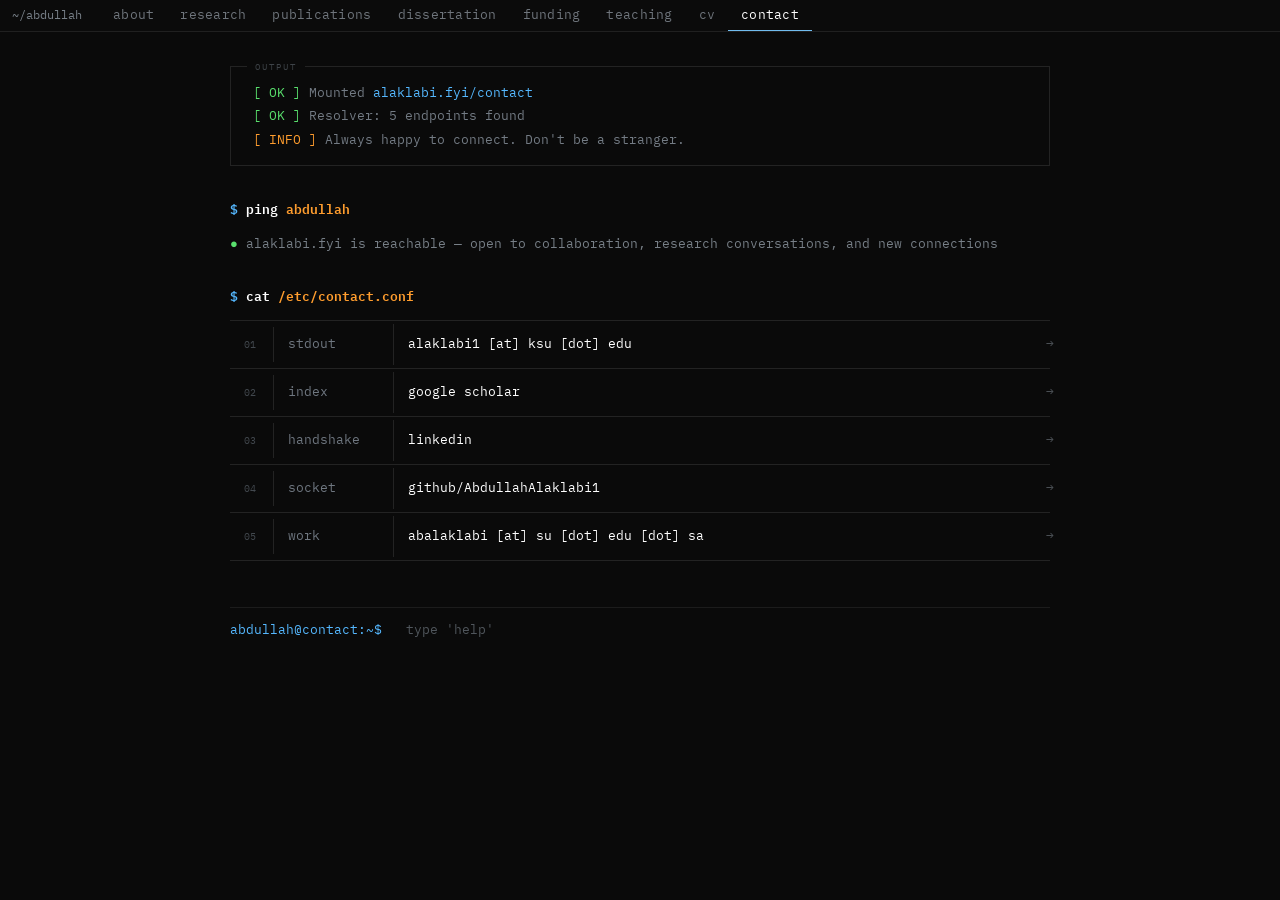
<file: contact.html>
<!doctype html><html lang="en"><head><meta charset="utf-8"><meta name="viewport" content="width=device-width,initial-scale=1"><title>Contact — Abdullah Alaklabi</title><link rel="preconnect" href="https://fonts.googleapis.com"><link rel="preconnect" href="https://fonts.gstatic.com" crossorigin><link href="https://fonts.googleapis.com/css2?family=IBM+Plex+Mono:wght@400;500;600;700&display=swap" rel="stylesheet"><link rel="stylesheet" href="style.css"></head><body>
<header class="topbar"><div class="topbar-inner"><a class="brand" href="index.html">~/abdullah</a><nav class="nav"><a href="index.html">about</a><a href="research.html">research</a><a href="publications.html">publications</a><a href="dissertation.html">dissertation</a><a href="funding.html">funding</a><a href="teaching.html">teaching</a><a href="cv.html">cv</a><a href="contact.html">contact</a></nav></div></header>
<main class="page"><section class="output-box"><div class="output-label">OUTPUT</div><div><span class="ok">[ OK ]</span> Mounted <a href="contact.html">alaklabi.fyi/contact</a></div><div><span class="ok">[ OK ]</span> Resolver: 5 endpoints found</div><div><span class="info">[ INFO ]</span> Always happy to connect. Don't be a stranger.</div></section>
<div class="prompt">ping <span class="orange">abdullah</span></div><p class="muted"><span style="color:var(--green)">●</span> alaklabi.fyi is reachable — open to collaboration, research conversations, and new connections</p>
<div class="prompt">cat <span class="orange">/etc/contact.conf</span></div><section class="contact-list"><a class="contact-row" href="mailto:alaklabi1@ksu.edu"><div class="num">01</div><div class="label">stdout</div><div class="value">alaklabi1 [at] ksu [dot] edu</div><div class="arrow">→</div></a><a class="contact-row" href="https://scholar.google.com/citations?user=vVHuv7kAAAAJ&hl=en" target="_blank" rel="noopener"><div class="num">02</div><div class="label">index</div><div class="value">google scholar</div><div class="arrow">→</div></a><a class="contact-row" href="https://www.linkedin.com/in/abdullah-alaklabi-559195176/" target="_blank" rel="noopener"><div class="num">03</div><div class="label">handshake</div><div class="value">linkedin</div><div class="arrow">→</div></a><a class="contact-row" href="https://github.com/AbdullahAlaklabi1" target="_blank" rel="noopener"><div class="num">04</div><div class="label">socket</div><div class="value">github/AbdullahAlaklabi1</div><div class="arrow">→</div></a><a class="contact-row" href="mailto:abalaklabi@su.edu.sa"><div class="num">05</div><div class="label">work</div><div class="value">abalaklabi [at] su [dot] edu [dot] sa</div><div class="arrow">→</div></a></section>
<div class="terminal-footer"><span class="host">abdullah@contact:~$</span>&nbsp;&nbsp; type 'help'</div></main><script src="script.js"></script></body></html>
</file>
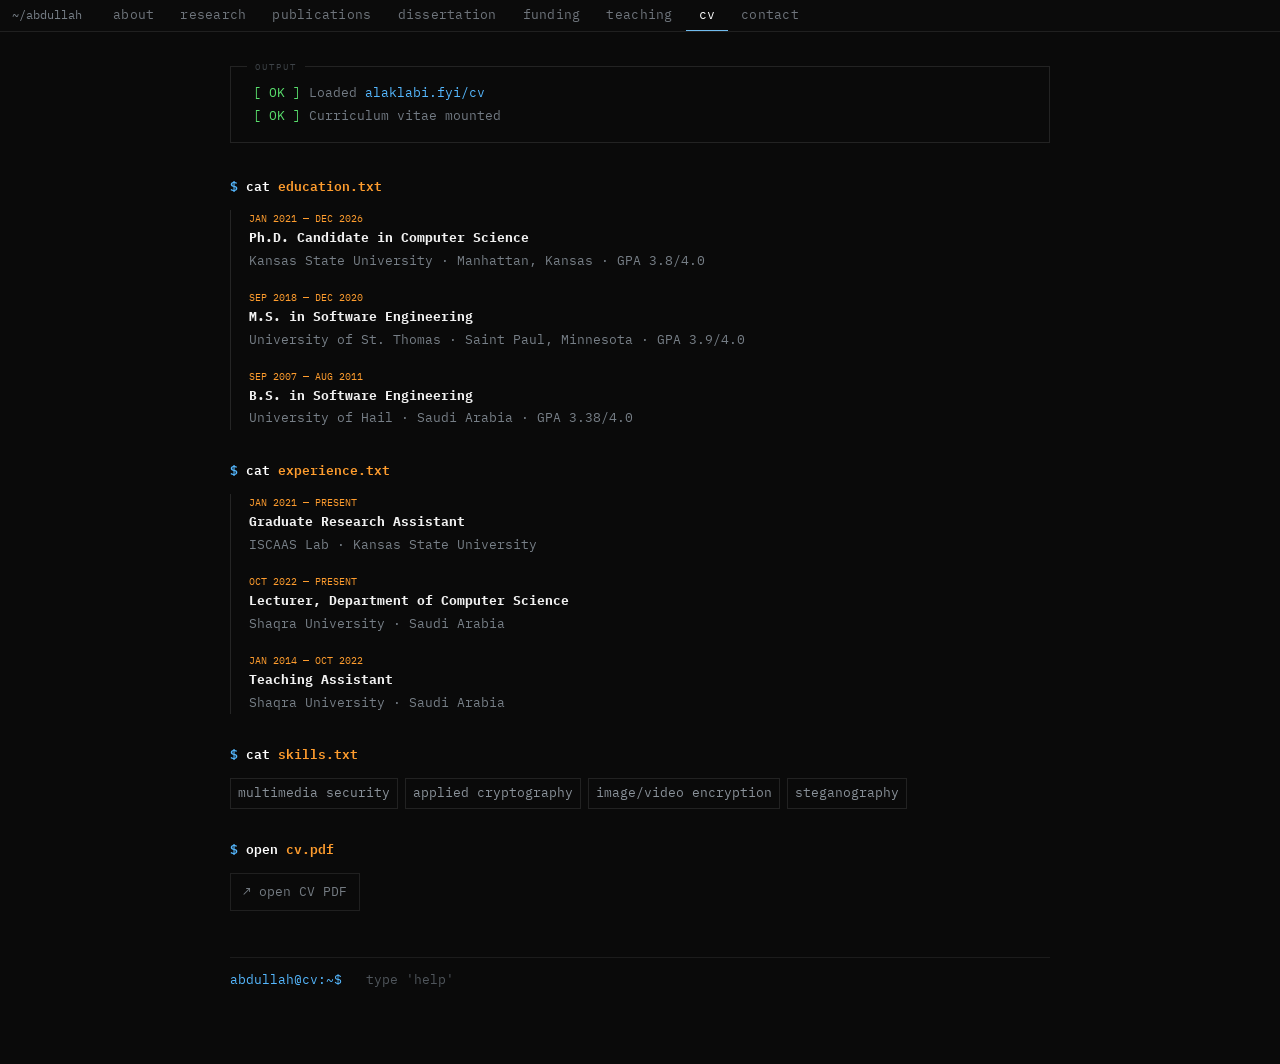
<file: cv.html>
<!doctype html><html lang="en"><head><meta charset="utf-8"><meta name="viewport" content="width=device-width,initial-scale=1"><title>CV — Abdullah Alaklabi</title><link rel="preconnect" href="https://fonts.googleapis.com"><link rel="preconnect" href="https://fonts.gstatic.com" crossorigin><link href="https://fonts.googleapis.com/css2?family=IBM+Plex+Mono:wght@400;500;600;700&display=swap" rel="stylesheet"><link rel="stylesheet" href="style.css"></head><body>
<header class="topbar"><div class="topbar-inner"><a class="brand" href="index.html">~/abdullah</a><nav class="nav"><a href="index.html">about</a><a href="research.html">research</a><a href="publications.html">publications</a><a href="dissertation.html">dissertation</a><a href="funding.html">funding</a><a href="teaching.html">teaching</a><a href="cv.html">cv</a><a href="contact.html">contact</a></nav></div></header>
<main class="page"><section class="output-box"><div class="output-label">OUTPUT</div><div><span class="ok">[ OK ]</span> Loaded <a href="cv.html">alaklabi.fyi/cv</a></div><div><span class="ok">[ OK ]</span> Curriculum vitae mounted</div></section>
<div class="prompt">cat <span class="orange">education.txt</span></div><section class="cv-list"><div class="cv-item"><div class="cv-date">JAN 2021 — DEC 2026</div><strong>Ph.D. Candidate in Computer Science</strong><br><span class="muted">Kansas State University · Manhattan, Kansas · GPA 3.8/4.0</span></div><div class="cv-item"><div class="cv-date">SEP 2018 — DEC 2020</div><strong>M.S. in Software Engineering</strong><br><span class="muted">University of St. Thomas · Saint Paul, Minnesota · GPA 3.9/4.0</span></div><div class="cv-item"><div class="cv-date">SEP 2007 — AUG 2011</div><strong>B.S. in Software Engineering</strong><br><span class="muted">University of Hail · Saudi Arabia · GPA 3.38/4.0</span></div></section>
<div class="prompt">cat <span class="orange">experience.txt</span></div><section class="cv-list"><div class="cv-item"><div class="cv-date">JAN 2021 — PRESENT</div><strong>Graduate Research Assistant</strong><br><span class="muted">ISCAAS Lab · Kansas State University</span></div><div class="cv-item"><div class="cv-date">OCT 2022 — PRESENT</div><strong>Lecturer, Department of Computer Science</strong><br><span class="muted">Shaqra University · Saudi Arabia</span></div><div class="cv-item"><div class="cv-date">JAN 2014 — OCT 2022</div><strong>Teaching Assistant</strong><br><span class="muted">Shaqra University · Saudi Arabia</span></div></section>
<div class="prompt">cat <span class="orange">skills.txt</span></div><section class="skills"><span>multimedia security</span><span>applied cryptography</span><span>image/video encryption</span><span>steganography</span></section>
<div class="prompt">open <span class="orange">cv.pdf</span></div><section class="link-buttons"><a href="data/Abdullah_Alaklabi_CV.pdf" target="_blank" rel="noopener">↗ open CV PDF</a></section><div class="terminal-footer"><span class="host">abdullah@cv:~$</span>&nbsp;&nbsp; type 'help'</div></main><script src="script.js"></script></body></html>
</file>
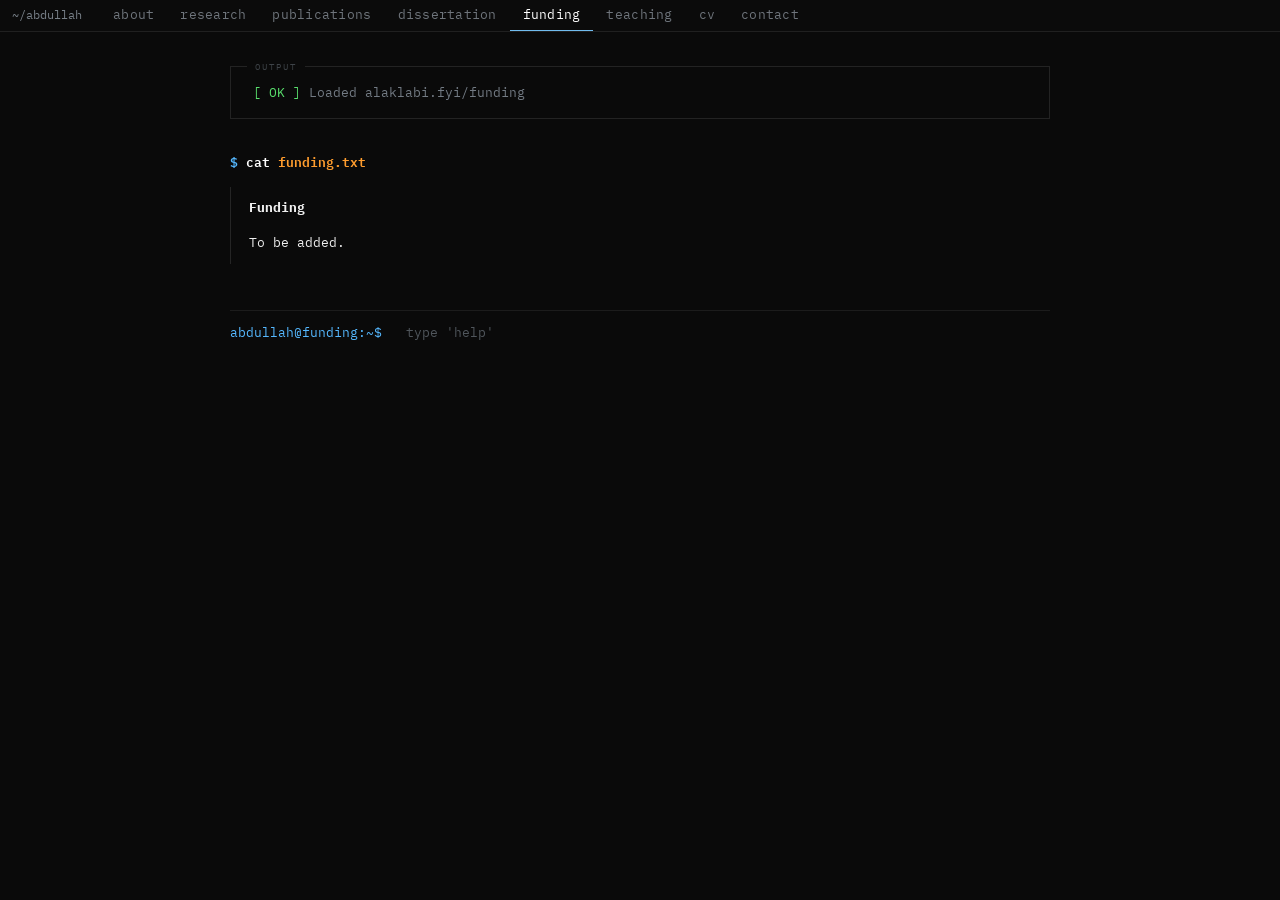
<file: funding.html>
<!doctype html><html lang="en"><head><meta charset="utf-8"><meta name="viewport" content="width=device-width,initial-scale=1"><title>Funding — Abdullah Alaklabi</title><link rel="preconnect" href="https://fonts.googleapis.com"><link rel="preconnect" href="https://fonts.gstatic.com" crossorigin><link href="https://fonts.googleapis.com/css2?family=IBM+Plex+Mono:wght@400;500;600;700&display=swap" rel="stylesheet"><link rel="stylesheet" href="style.css"></head><body>
<header class="topbar"><div class="topbar-inner"><a class="brand" href="index.html">~/abdullah</a><nav class="nav"><a href="index.html">about</a><a href="research.html">research</a><a href="publications.html">publications</a><a href="dissertation.html">dissertation</a><a href="funding.html">funding</a><a href="teaching.html">teaching</a><a href="cv.html">cv</a><a href="contact.html">contact</a></nav></div></header>
<main class="page">
<section class="output-box"><div class="output-label">OUTPUT</div><div><span class="ok">[ OK ]</span> Loaded alaklabi.fyi/funding</div></section>
<div class="prompt">cat <span class="orange">funding.txt</span></div>
<section class="text-block"><p><strong>Funding</strong></p><p>To be added.</p></section>
<div class="terminal-footer"><span class="host">abdullah@funding:~$</span>&nbsp;&nbsp; type 'help'</div>
</main><script src="script.js"></script></body></html>
</file>
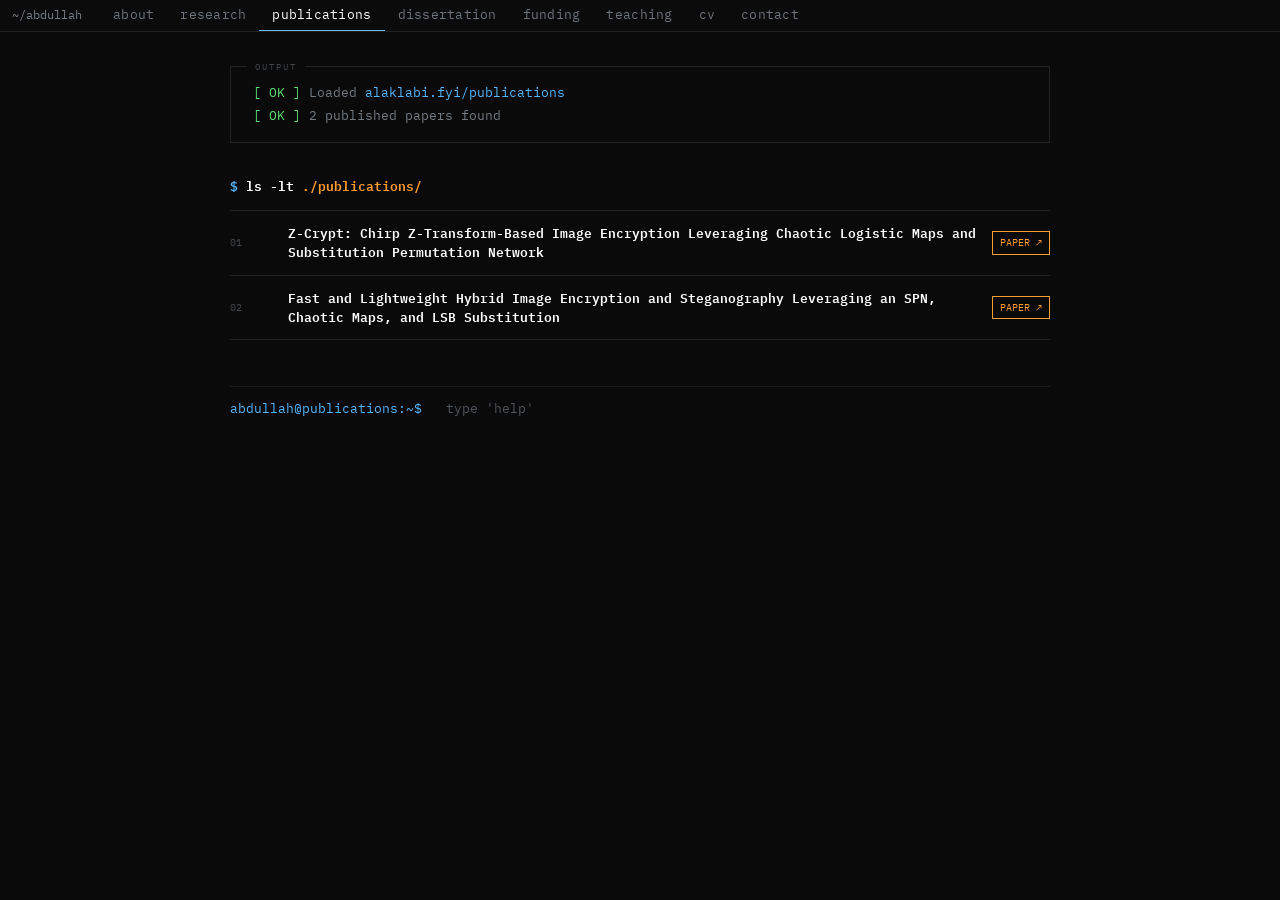
<file: publications.html>
<!doctype html><html lang="en"><head><meta charset="utf-8"><meta name="viewport" content="width=device-width,initial-scale=1"><title>Publications — Abdullah Alaklabi</title><link rel="preconnect" href="https://fonts.googleapis.com"><link rel="preconnect" href="https://fonts.gstatic.com" crossorigin><link href="https://fonts.googleapis.com/css2?family=IBM+Plex+Mono:wght@400;500;600;700&display=swap" rel="stylesheet"><link rel="stylesheet" href="style.css"></head><body>
<header class="topbar"><div class="topbar-inner"><a class="brand" href="index.html">~/abdullah</a><nav class="nav"><a href="index.html">about</a><a href="research.html">research</a><a href="publications.html">publications</a><a href="dissertation.html">dissertation</a><a href="funding.html">funding</a><a href="teaching.html">teaching</a><a href="cv.html">cv</a><a href="contact.html">contact</a></nav></div></header>
<main class="page"><section class="output-box"><div class="output-label">OUTPUT</div><div><span class="ok">[ OK ]</span> Loaded <a href="publications.html">alaklabi.fyi/publications</a></div><div><span class="ok">[ OK ]</span> 2 published papers found</div></section>
<div class="prompt">ls -lt <span class="orange">./publications/</span></div><section class="publication-list">
<article class="pub"><div class="pub-num">01</div><div class="pub-title">Z-Crypt: Chirp Z-Transform-Based Image Encryption Leveraging Chaotic Logistic Maps and Substitution Permutation Network</div><a class="paper-link" href="https://ieeexplore.ieee.org/document/10662917" target="_blank" rel="noopener">PAPER ↗</a></article>
<article class="pub"><div class="pub-num">02</div><div class="pub-title">Fast and Lightweight Hybrid Image Encryption and Steganography Leveraging an SPN, Chaotic Maps, and LSB Substitution</div><a class="paper-link" href="https://www.mdpi.com/2624-800X/6/1/31" target="_blank" rel="noopener">PAPER ↗</a></article>
</section><div class="terminal-footer"><span class="host">abdullah@publications:~$</span>&nbsp;&nbsp; type 'help'</div></main><script src="script.js"></script></body></html>
</file>
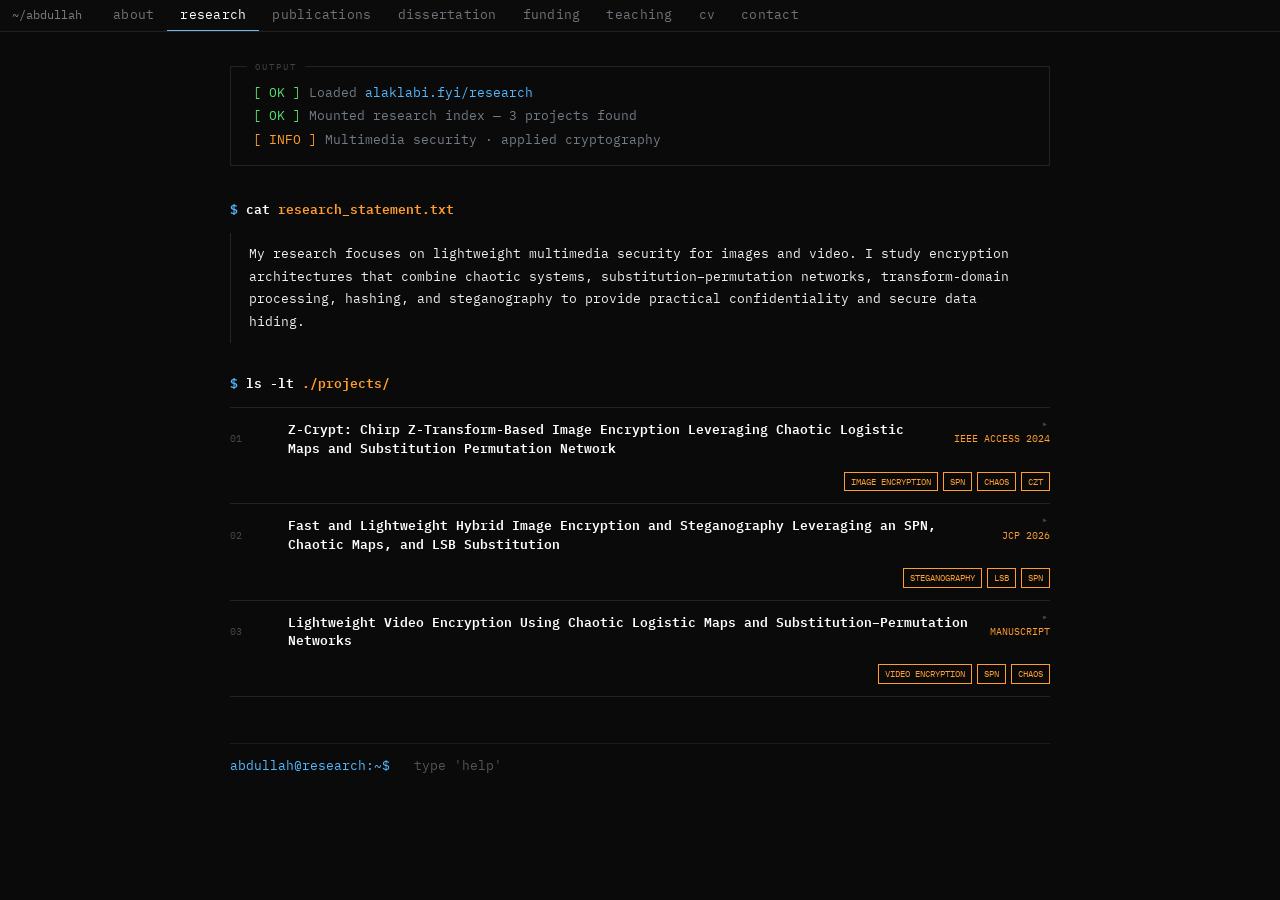
<file: research.html>
<!doctype html><html lang="en"><head><meta charset="utf-8"><meta name="viewport" content="width=device-width,initial-scale=1"><title>Research — Abdullah Alaklabi</title><link rel="preconnect" href="https://fonts.googleapis.com"><link rel="preconnect" href="https://fonts.gstatic.com" crossorigin><link href="https://fonts.googleapis.com/css2?family=IBM+Plex+Mono:wght@400;500;600;700&display=swap" rel="stylesheet"><link rel="stylesheet" href="style.css"></head><body>
<header class="topbar"><div class="topbar-inner"><a class="brand" href="index.html">~/abdullah</a><nav class="nav"><a href="index.html">about</a><a href="research.html">research</a><a href="publications.html">publications</a><a href="dissertation.html">dissertation</a><a href="funding.html">funding</a><a href="teaching.html">teaching</a><a href="cv.html">cv</a><a href="contact.html">contact</a></nav></div></header>
<main class="page"><section class="output-box"><div class="output-label">OUTPUT</div><div><span class="ok">[ OK ]</span> Loaded <a href="research.html">alaklabi.fyi/research</a></div><div><span class="ok">[ OK ]</span> Mounted research index — 3 projects found</div><div><span class="info">[ INFO ]</span> Multimedia security · applied cryptography</div></section>
<div class="prompt">cat <span class="orange">research_statement.txt</span></div><section class="text-block"><p>My research focuses on lightweight multimedia security for images and video. I study encryption architectures that combine chaotic systems, substitution–permutation networks, transform-domain processing, hashing, and steganography to provide practical confidentiality and secure data hiding.</p></section>
<div class="prompt">ls -lt <span class="orange">./projects/</span></div><section class="project-list">
<article class="project"><div class="project-num">01</div><div class="project-title">Z-Crypt: Chirp Z-Transform-Based Image Encryption Leveraging Chaotic Logistic Maps and Substitution Permutation Network</div><div class="project-meta">IEEE ACCESS 2024</div><div class="project-tags"><span>IMAGE ENCRYPTION</span><span>SPN</span><span>CHAOS</span><span>CZT</span></div></article>
<article class="project"><div class="project-num">02</div><div class="project-title">Fast and Lightweight Hybrid Image Encryption and Steganography Leveraging an SPN, Chaotic Maps, and LSB Substitution</div><div class="project-meta">JCP 2026</div><div class="project-tags"><span>STEGANOGRAPHY</span><span>LSB</span><span>SPN</span></div></article>
<article class="project"><div class="project-num">03</div><div class="project-title">Lightweight Video Encryption Using Chaotic Logistic Maps and Substitution–Permutation Networks</div><div class="project-meta">MANUSCRIPT</div><div class="project-tags"><span>VIDEO ENCRYPTION</span><span>SPN</span><span>CHAOS</span></div></article>
</section><div class="terminal-footer"><span class="host">abdullah@research:~$</span>&nbsp;&nbsp; type 'help'</div></main><script src="script.js"></script></body></html>
</file>
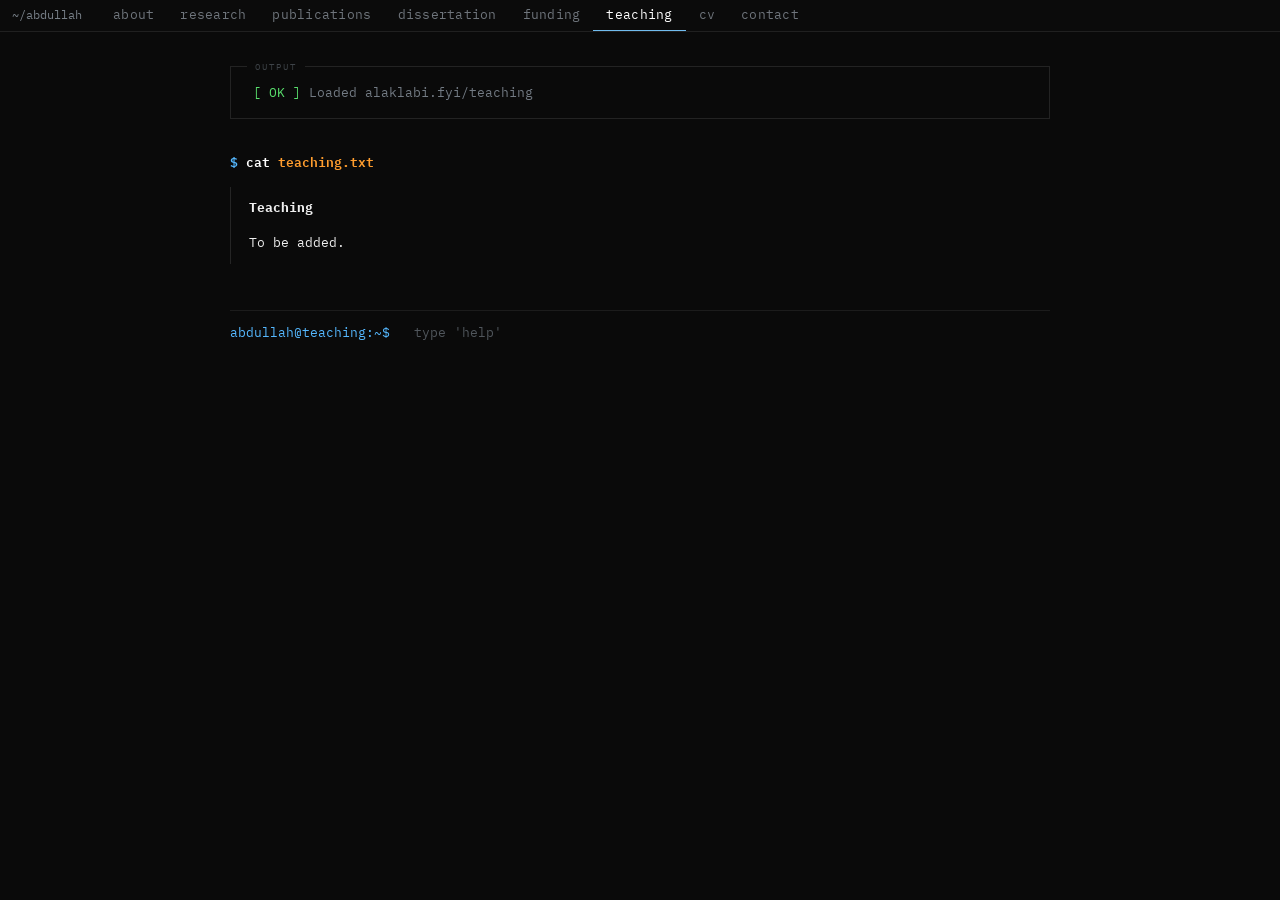
<file: teaching.html>
<!doctype html><html lang="en"><head><meta charset="utf-8"><meta name="viewport" content="width=device-width,initial-scale=1"><title>Teaching — Abdullah Alaklabi</title><link rel="preconnect" href="https://fonts.googleapis.com"><link rel="preconnect" href="https://fonts.gstatic.com" crossorigin><link href="https://fonts.googleapis.com/css2?family=IBM+Plex+Mono:wght@400;500;600;700&display=swap" rel="stylesheet"><link rel="stylesheet" href="style.css"></head><body>
<header class="topbar"><div class="topbar-inner"><a class="brand" href="index.html">~/abdullah</a><nav class="nav"><a href="index.html">about</a><a href="research.html">research</a><a href="publications.html">publications</a><a href="dissertation.html">dissertation</a><a href="funding.html">funding</a><a href="teaching.html">teaching</a><a href="cv.html">cv</a><a href="contact.html">contact</a></nav></div></header>
<main class="page">
<section class="output-box"><div class="output-label">OUTPUT</div><div><span class="ok">[ OK ]</span> Loaded alaklabi.fyi/teaching</div></section>
<div class="prompt">cat <span class="orange">teaching.txt</span></div>
<section class="text-block"><p><strong>Teaching</strong></p><p>To be added.</p></section>
<div class="terminal-footer"><span class="host">abdullah@teaching:~$</span>&nbsp;&nbsp; type 'help'</div>
</main><script src="script.js"></script></body></html>
</file>
<file: style.css>
:root{
  --bg:#0a0a0a;
  --panel:#0b0b0b;
  --text:#f1f1f1;
  --muted:#6e7781;
  --line:#232323;
  --blue:#55b8ff;
  --green:#59e06d;
  --orange:#ff9d2e;
  --max:820px;
}
*{box-sizing:border-box}
html{background:var(--bg);scroll-behavior:smooth}
body{margin:0;background:var(--bg);color:var(--text);font-family:"IBM Plex Mono",Consolas,"Liberation Mono",monospace;font-size:13px;line-height:1.72}
a{color:var(--blue);text-decoration:none}a:hover{text-decoration:underline}
.topbar{height:32px;border-bottom:1px solid #202020;background:#0b0b0b;position:sticky;top:0;z-index:10}
.topbar-inner{height:100%;width:min(100%,1500px);margin:0 auto;display:flex;align-items:center;padding:0 12px}
.brand{color:#777f87;margin-right:18px;white-space:nowrap;font-size:12px}
.nav{display:flex;height:100%;align-items:stretch;gap:0;overflow-x:auto}
.nav a{display:flex;align-items:center;color:#6f757c;padding:0 13px;border-bottom:1px solid transparent;letter-spacing:.02em;white-space:nowrap}
.nav a.active{color:#fff;border-bottom-color:#71bcef}.nav a:hover{color:#fff;text-decoration:none}
.page{width:min(var(--max),calc(100% - 34px));margin:34px auto 72px}
.output-box{position:relative;border:1px solid var(--line);background:#0a0a0a;padding:14px 22px 13px;margin-bottom:32px;color:#737b84}
.output-box>div:not(.output-label){margin:1px 0}.output-label{position:absolute;top:-8px;left:16px;background:var(--bg);padding:0 8px;font-size:9px;color:#3e4348;letter-spacing:.22em}
.ok{color:var(--green)}.info{color:var(--orange)}
.prompt{margin:29px 0 13px;color:#fff;font-weight:600}.prompt::before{content:"$ ";color:var(--blue)}
.orange{color:var(--orange)}
.whois{display:grid;grid-template-columns:160px 1fr;gap:28px;align-items:start;margin-bottom:30px}
.portrait{width:160px;height:172px;object-fit:cover;border:1px solid #2b2b2b;border-radius:2px}
.kv{display:grid;grid-template-columns:58px 1fr;gap:5px 14px;margin:0;padding-top:1px}.kv dt{color:#717984}.kv dd{margin:0;color:#f0f0f0}.kv strong{color:#fff}
.text-block{border-left:1px solid #252525;padding:10px 18px;color:#efefef}.text-block p{margin:0 0 13px}.text-block p:last-child{margin-bottom:0}
.link-buttons{display:flex;flex-wrap:wrap;gap:8px}.link-buttons a{border:1px solid #202020;color:#747b82;padding:7px 12px}.link-buttons a:hover{border-color:#3b3b3b;color:#fff;text-decoration:none}
.mini-log{display:flex;align-items:center;gap:12px;color:#dcdcdc}.mini-log .date{color:#555e66}.badge{border:1px solid var(--orange);color:var(--orange);padding:1px 7px;font-size:10px}
.project-list,.contact-list,.publication-list{border-top:1px solid var(--line)}
.project{display:grid;grid-template-columns:44px 1fr auto;gap:14px;align-items:center;padding:12px 0;border-bottom:1px solid var(--line);position:relative}.project:after{content:"▸";position:absolute;right:2px;top:7px;color:#41464b;font-size:10px}.project-num{color:#42484e;font-size:10px}.project-title{font-weight:600;color:#fff;line-height:1.45}.project-meta{text-align:right;color:var(--orange);font-size:10px;white-space:nowrap}.project-tags{grid-column:2/4;display:flex;gap:5px;justify-content:flex-end}.project-tags span{border:1px solid var(--orange);color:var(--orange);padding:1px 6px;font-size:9px}
.pub{display:grid;grid-template-columns:44px 1fr auto;gap:14px;align-items:center;padding:13px 0;border-bottom:1px solid var(--line)}.pub-num{color:#42484e;font-size:10px}.pub-title{color:#fff;font-weight:600;line-height:1.45}.paper-link{color:var(--orange);border:1px solid var(--orange);padding:2px 7px;font-size:10px;white-space:nowrap}.paper-link:hover{background:#16100a;text-decoration:none}
.contact-row{display:grid;grid-template-columns:44px 120px 1fr 18px;border-bottom:1px solid var(--line);align-items:center;min-height:48px}.contact-row>div{padding:9px 14px}.contact-row .num{color:#42484e;font-size:10px;border-right:1px solid var(--line)}.contact-row .label{color:#6f7780;border-right:1px solid var(--line)}.contact-row .value{color:#fff}.contact-row .arrow{color:#4a4f54;text-align:right;padding-right:0}
.cv-list{border-left:1px solid #252525;padding-left:18px}.cv-item{margin-bottom:17px}.cv-date{color:var(--orange);font-size:10px}.muted{color:#777f87}.skills{display:flex;flex-wrap:wrap;gap:7px}.skills span{border:1px solid #222;padding:3px 7px;color:#8a929a}
.terminal-footer{border-top:1px solid #1c1c1c;margin-top:46px;padding-top:11px;color:#50565c}.terminal-footer .host{color:var(--blue)}
.empty-space{min-height:520px}
@media(max-width:700px){
  body{font-size:12px}.page{width:min(100% - 24px,var(--max));margin-top:24px}.whois{grid-template-columns:1fr}.portrait{width:145px;height:158px}.project,.pub{grid-template-columns:32px 1fr}.project-meta,.paper-link{grid-column:2;text-align:left;justify-self:start}.project-tags{grid-column:2;justify-content:flex-start}.contact-row{grid-template-columns:34px 92px 1fr 12px}.nav a{padding:0 10px}
}
</file>
